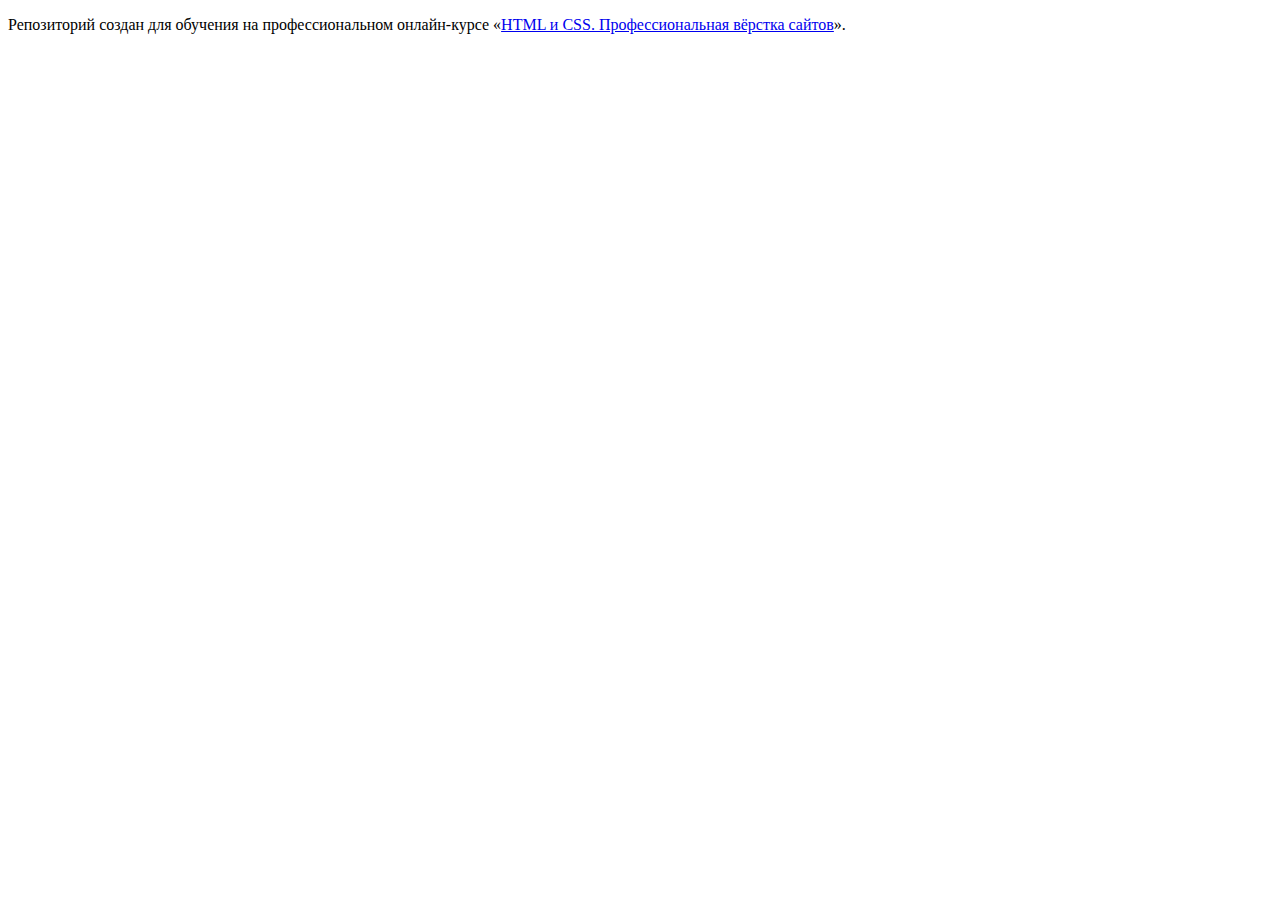
<file: index.html>
<!DOCTYPE html>
<html lang="ru">
  <head>
    <meta charset="utf-8">
    <title>HTML Academy: Седона</title>
  </head>
  <body>

    <p>Репозиторий создан для обучения на профессиональном онлайн‑курсе «<a href="https://htmlacademy.ru/intensive/htmlcss">HTML и CSS. Профессиональная вёрстка сайтов</a>».</p>

  </body>
</html>
</file>
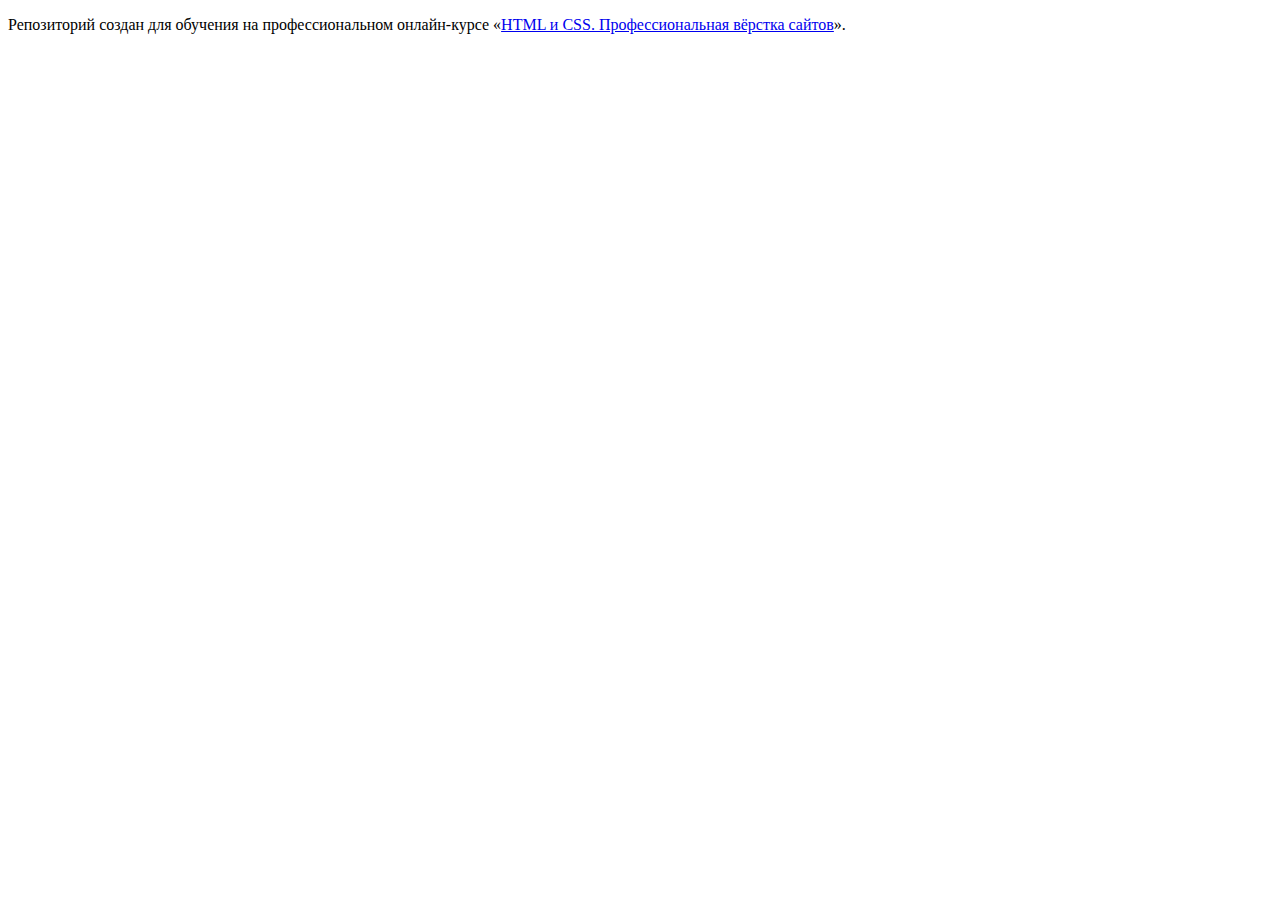
<file: 1/index.html>
<!DOCTYPE html>
<html lang="ru">
  <head>
    <meta charset="utf-8">
    <title>HTML Academy: Седона</title>
    <base href="https://htmlacademy-htmlcss.github.io/2348919-sedona-2/1/">
</head>
  <body>

    <p>Репозиторий создан для обучения на профессиональном онлайн‑курсе «<a href="https://htmlacademy.ru/intensive/htmlcss">HTML и CSS. Профессиональная вёрстка сайтов</a>».</p>

  </body>
</html>
</file>
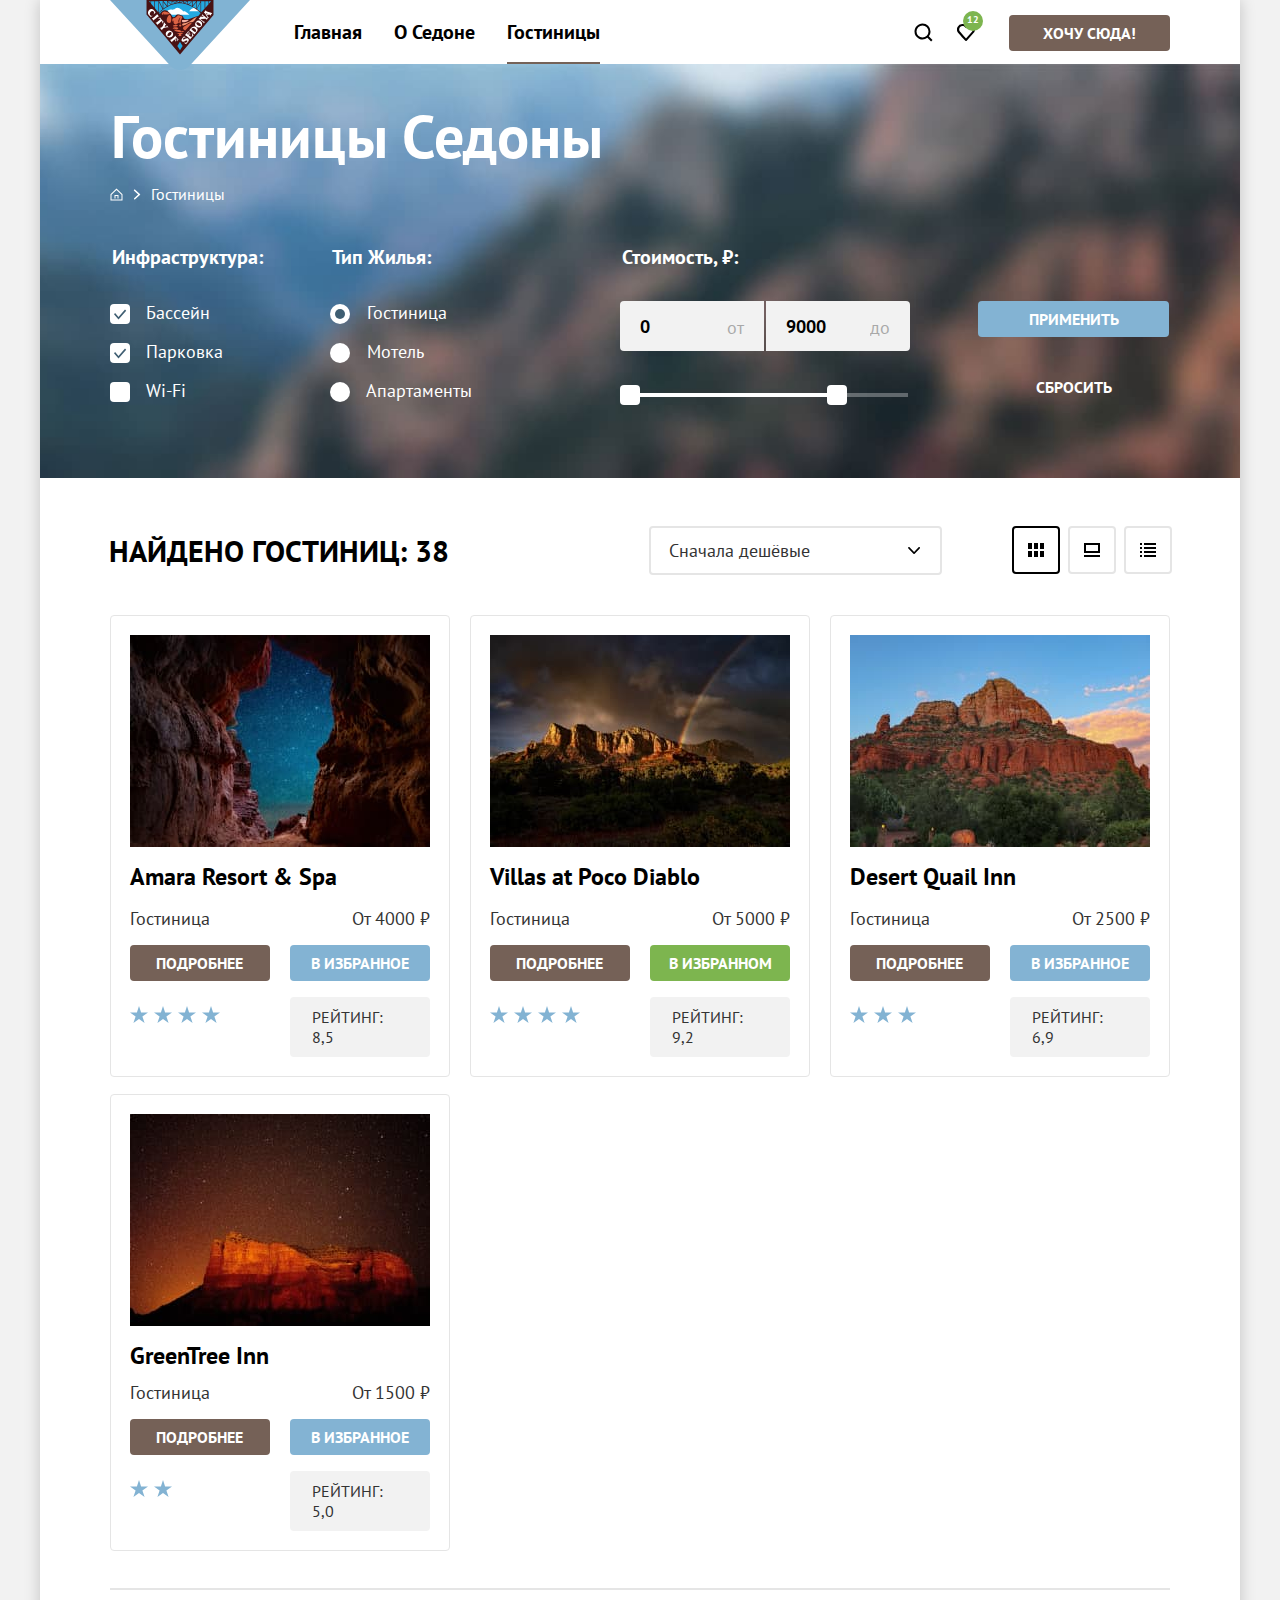
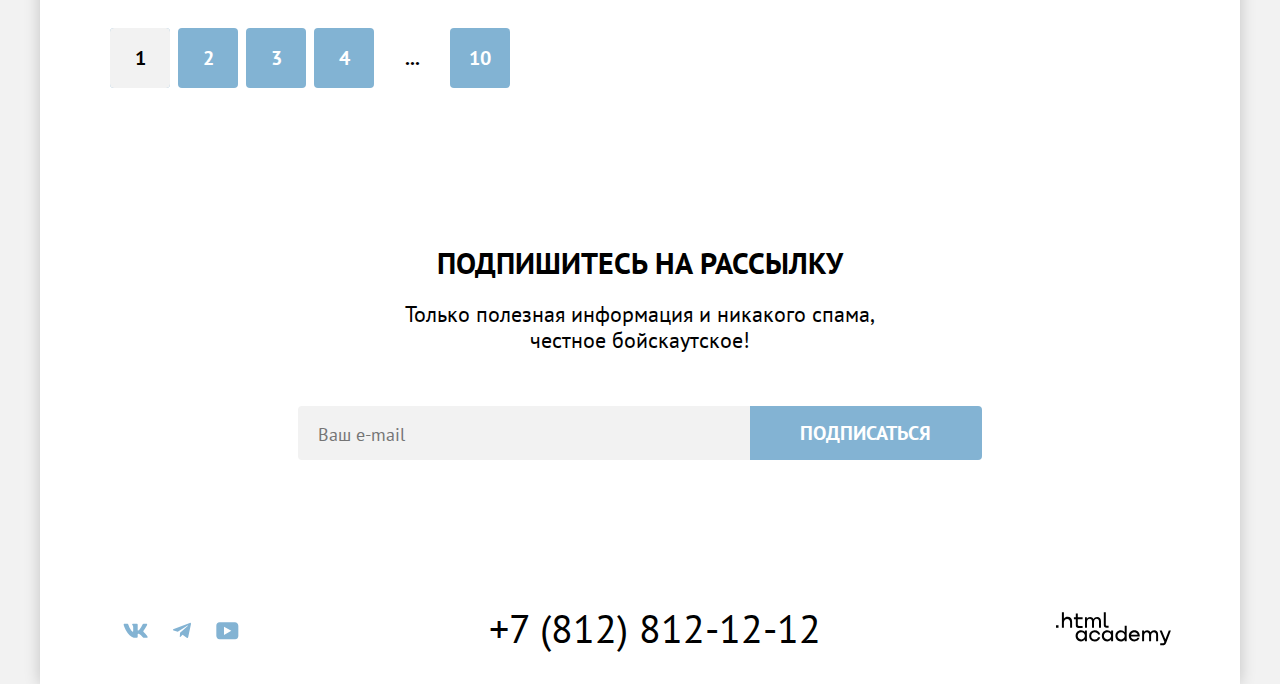
<file: catalog.html>
<!DOCTYPE html>
<html lang="ru">

  <head>
    <meta charset="utf-8">
    <title>Седона</title>
    <link rel="icon" type="image/png" sizes="32x32" href="images/favicon.png">
    <link rel="stylesheet" href="styles/styles.css">
  </head>

  <body>
    <header data-test="header" class="inner-header">
      <a class="header-logo" href="index.html">
        <img class="header-logo" src="images/logo.svg" width="140" height="70" alt="Логотип города Седона">
      </a>
      <nav class="navigation">
        <ul class="navigation-list roster">
          <li class="navigation-item">
            <a class="navigation-link links" href="index.html">Главная</a>
          </li>
          <li class="navigation-item">
            <a class="navigation-link links" href="#">О Седоне</a>
          </li>
          <li class="navigation-item link-active">
            <a class="navigation-link navigation-link-current links" title="Вы находитесь здесь">Гостиницы</a>
          </li>
        </ul>
        <ul class="navigation-user roster">
          <li class="navigation-search">
            <a class="navigation-search-link" href="#">
              <span class="visually-hidden">Поиск</span>
            </a>
          </li>
          <li class="navigation-favorite">
            <a class="navigation-favorite-link" href="#">
              <span class="visually-hidden">Избранное</span>
            </a>
            <span class="navigation-selected-counter">12</span>
          </li>
          <li class="navigation-catalog">
            <a class="navigation-catolog-link button-dark button links" href="#">Хочу сюда!</a>
          </li>
        </ul>
      </nav>
    </header>

    <main data-test="main" class="main-inner">
      <div class="inner-catalog">
        <h1 class="inner-header-title">Гостиницы Седоны</h1>
        <ul class="breadcrumbs">
          <li class="breadcrumbs-item">
            <a class="breadcrumbs-link links" href="index.html">
              <span class="visually-hidden">Главная</span>
            </a>
          </li>
          <li class="breadcrumbs-item">
            <span class="visually-hidden">Стрелка</span>
          </li>
          <li class="breadcrumbs-item">
            <a class="breadcrumbs-link links">Гостиницы</a>
          </li>
        </ul>

        <section data-test="catalog-hotels" class="catalog-hotels">
          <h2 class="visually-hidden">Список условий проживания в гостинице с фильтрами</h2>
          <form class="catalog-filter" action="https://echo.htmlacademy.ru/" method="get">
            <fieldset class="catalog-filter-group">
              <legend class="catalog-filter-title">Инфраструктура:</legend>
              <ul class="catalog-filter-list roster">
                <li class="catalog-filter-item">
                  <label class="choice">
                    <input class="choice-input" type="checkbox" name="pool" checked>
                    Бассейн
                  </label>
                </li>
                <li class="catalog-filter-item">
                  <label class="choice">
                    <input class="choice-input" type="checkbox" name="parking" checked>
                    Парковка
                  </label>
                </li>
                <li class="catalog-filter-item">
                  <label class="choice">
                    <input class="choice-input" type="checkbox" name="wifi">
                    Wi-Fi
                  </label>
                </li>
              </ul>
            </fieldset>

            <fieldset class="catalog-filter-group">
              <legend class="catalog-filter-title">Тип Жилья:</legend>
              <ul class="catalog-filter-list roster">
                <li class="catalog-filter-item">
                  <label class="choice">
                    <input class="choice-radio" type="radio" name="choosing-housing" value="input-hotel" checked>
                    Гостиница
                  </label>
                </li>
                <li class="catalog-filter-item">
                  <label class="choice">
                    <input class="choice-radio" type="radio" name="choosing-housing" value="input-motel">
                    Мотель
                  </label>
                </li>
                <li class="catalog-filter-item">
                  <label class="choice">
                    <input class="choice-radio" type="radio" name="choosing-housing" value="input-apartment">
                    Апартаменты
                  </label>
                </li>
              </ul>
            </fieldset>

            <fieldset class="catalog-filter-cost">
              <legend class="catalog-filter-caption">Стоимость, ₽:</legend>
              <div class="filter-input">
                <div class="input-wrapper">
                  <label class="filter-item-label" for="min-price">от</label>
                  <input class="filter-item-input" type="text" name="min-price" id="min-price" value="0">
                </div>
                <div class="input-wrapper">
                  <label class="filter-item-label" for="max-price">до</label>
                  <input class="filter-item-input" type="text" name="max-price" id="max-price" value="9000">
                </div>
              </div>
                <div class="ranger-controls">
                  <div class="bar">
                    <span class="visually-hidden">Диапазон цены</span>
                  </div>
                  <button class="ranger-toggle ranger-toggle-min" type="button"></button>
                  <button class="ranger-toggle ranger-toggle-max" type="button"></button>
                </div>
            </fieldset>

            <div class="button-catalog">
              <button class="catalog-filter-submit button-light button" type="submit">Применить</button>
              <button class="catalog-filter-reset button" type="reset">Сбросить</button>
            </div>
          </form>
        </section>
      </div>

      <section data-test="catalog" class="catalog">
        <div class="catalog-head">
          <h2 class="catalog-title">Найдено гостиниц:
            <span class="catalog-number">38</span>
          </h2>
          <label class="visually-hidden" for="list-filter">Сортировка по цене
          </label>
          <select class="list-filter" id="list-filter">
            <option value="low-cost" id="filter-low-cost">
              Сначала дешёвые
            </option>
            <option value="expensive" id="filter-expensive">
              Сначала дорогие
            </option>
          </select>
          <ul class="catalog-view roster">
            <li class="catalog-view-item">
              <a class="catalog-view-icons" href="catalog.html?view=tile">
                <span class="visually-hidden">Показать значками</span>
              </a>
            </li>
            <li class="catalog-view-item">
              <a class="catalog-view-one" href="catalog.html?view=card">
                <span class="visually-hidden">Показать по одному</span>
              </a>
            </li>
            <li class="catalog-view-item">
              <a class="catalog-view-list" href="catalog.html?view=list">
                <span class="visually-hidden">Показать списком</span>
              </a>
            </li>
          </ul>
        </div>

        <ul class="catalog-hotel-list roster">
          <li class="catalog-hotel-item">
            <a class="catalog-hotel-link" tabindex="-1" href="#">
              <img class="catalog-hotel-image" src="images/catalog/starry-sky.jpg" width="300" height="212" alt="Звёздное небо из пещеры">
            </a>
            <a class="catalog-hotel-link links" href="#">
              <h3 class="catalog-hotel-title">Amara Resort & Spa</h3>
            </a>
            <div class="container-catalog">
              <span class="catalog-hotel-card">Гостиница</span>
              <span class="price-card">От 4000 ₽</span>
              <a class="button-details button-dark button links" href="#">Подробнее</a>
              <button class="button-light button" type="button">В избранное</button>
                <span class="visually-hidden">Гостиница 4 звезды</span>
                <span class="stars">
                  <img src="images/catalog/star-rating.svg" width="18" height="17" alt="Звезда">
                  <img src="images/catalog/star-rating.svg" width="18" height="17" alt="Звезда">
                  <img src="images/catalog/star-rating.svg" width="18" height="17" alt="Звезда">
                  <img src="images/catalog/star-rating.svg" width="18" height="17" alt="Звезда">
                </span>
              <p class="card-rating">Рейтинг: 8,5</p>
            </div>
          </li>
          <li class="catalog-hotel-item">
            <a class="catalog-hotel-link" tabindex="-1" href="#">
              <img class="catalog-hotel-image" src="images/catalog/rainbow.jpg" width="300" height="212" alt="Радуга после дождя">
            </a>
            <a class="catalog-hotel-link links" href="#">
              <h3 class="catalog-hotel-title">Villas at Poco Diablo</h3>
            </a>
            <div class="container-catalog">
              <span class="catalog-hotel-card">Гостиница</span>
              <span class="price-card">От 5000 ₽</span>
              <a class="button-details button-dark button links" href="#">Подробнее</a>
              <button class="button-select button" type="button">В избранном</button>
                <span class="visually-hidden">Гостиница 4 звезды</span>
                <span class="stars">
                  <img src="images/catalog/star-rating.svg" width="18" height="17" alt="Звезда">
                  <img src="images/catalog/star-rating.svg" width="18" height="17" alt="Звезда">
                  <img src="images/catalog/star-rating.svg" width="18" height="17" alt="Звезда">
                  <img src="images/catalog/star-rating.svg" width="18" height="17" alt="Звезда">
                </span>
              <p class="card-rating">Рейтинг: 9,2</p>
            </div>
          </li>
          <li class="catalog-hotel-item">
            <a class="catalog-hotel-link" tabindex="-1" href="#">
              <img class="catalog-hotel-image" src="images/catalog/mountains-blue-sky.jpg" width="300" height="212" alt="Горы на фоне голубого неба">
            </a>
            <a class="catalog-hotel-link links" href="#">
              <h3 class="catalog-hotel-title">Desert Quail Inn</h3>
            </a>
            <div class="container-catalog">
              <span class="catalog-hotel-card">Гостиница</span>
              <span class="price-card">От 2500 ₽</span>
              <a class="button-details button-dark button links" href="#">Подробнее</a>
              <button class="button-light button" type="button">В избранное</button>
                <span class="visually-hidden">Гостиница 3 звезды</span>
                <span class="stars">
                  <img src="images/catalog/star-rating.svg" width="18" height="17" alt="Звезда">
                  <img src="images/catalog/star-rating.svg" width="18" height="17" alt="Звезда">
                  <img src="images/catalog/star-rating.svg" width="18" height="17" alt="Звезда">
                </span>
              <p class="card-rating">Рейтинг: 6,9</p>
            </div>
          </li>
          <li class="catalog-hotel-item">
            <a class="catalog-hotel-link" tabindex="-1" href="#">
              <img class="catalog-hotel-image" src="images/catalog/mountains-stars.jpg" width="300" height="212" alt="Горы в свете звёзд">
            </a>
            <a class="catalog-hotel-link links" href="#">
              <h3 class="catalog-hotel-title catalog-hotel">GreenTree Inn</h3>
            </a>
            <div class="container-catalog">
              <span class="catalog-hotel-card">Гостиница</span>
              <span class="price-card">От 1500 ₽</span>
              <a class="button-details button-dark button links" href="#">Подробнее</a>
              <button class="button-light button" type="button">В избранное</button>
                <span class="visually-hidden">Гостиница 2 звезды</span>
                <span class="stars">
                  <img src="images/catalog/star-rating.svg" width="18" height="17" alt="Звезда">
                  <img src="images/catalog/star-rating.svg" width="18" height="17" alt="Звезда">
                </span>
              <p class="card-rating">Рейтинг: 5,0</p>
            </div>
          </li>
        </ul>

        <nav class="pagination">
          <ol class="pagination-list roster">
            <li class="pagination-item">
              <a class="pagination-link-current links">1</a>
            </li>
            <li class="pagination-item">
              <a class="pagination-link links" href="#">2</a>
            </li>
            <li class="pagination-item">
              <a class="pagination-link links" href="#">3</a>
            </li>
            <li class="pagination-item">
              <a class="pagination-link links" href="#">4</a>
            </li>
            <li class="pagination-item">
              <span class="pagination-more">...</span>
            </li>
            <li class="pagination-item">
              <a class="pagination-link links" href="#">10</a>
            </li>
          </ol>
        </nav>
      </section>

      <section data-test="subscribe-inner" class="subscribe-inner">
        <h2 class="subscribe-title mark-headings">Подпишитесь на рассылку</h2>
        <p class="subscribe-description">Только полезная информация и никакого спама,<br>честное бойскаутское!</p>
        <form class="subscribe-form-inner" action="https://echo.htmlacademy.ru/" method="post">
          <label for="subscribe-form-email" class="visually-hidden">Укажите ваш e-mail</label>
          <input class="subscribe-input subscribe-input-inner" type="email" id="subscribe-form-email" name="subscribe-form-email" placeholder="Ваш e-mail" required>
          <button class="subscribe-button-inner button-light buton" type="submit">Подписаться</button>
        </form>
      </section>
    </main>

    <footer data-test="footer" class="page-footer">
      <ul class="footer-social-inner roster">
        <li class="footer-social-item">
          <a class="button" href="https://vk.com/htmlacademy">
            <span class="visually-hidden">ВКонтакте</span>
            <svg xmlns="http://www.w3.org/2000/svg" width="25" height="15" fill="none"><path fill="#83B3D3" fill-rule="evenodd" d="M24.12 1.8c.16-.54 0-.94-.8-.94H20.7c-.67 0-.98.34-1.15.73 0 0-1.33 3.2-3.22 5.27-.61.6-.9.8-1.23.8-.16 0-.41-.2-.41-.75v-5.1c0-.66-.19-.95-.74-.95H9.82c-.42 0-.67.3-.67.59 0 .62.95.76 1.04 2.51v3.8c0 .83-.15.98-.48.98-.9 0-3.06-3.2-4.34-6.88-.25-.72-.5-1-1.18-1H1.57c-.75 0-.9.34-.9.73 0 .68.89 4.07 4.14 8.55 2.17 3.06 5.23 4.72 8 4.72 1.68 0 1.88-.37 1.88-1v-2.32c0-.74.16-.88.7-.88.38 0 1.05.19 2.6 1.66 1.79 1.75 2.08 2.54 3.08 2.54h2.63c.75 0 1.12-.37.9-1.1-.23-.72-1.08-1.77-2.2-3.02-.62-.71-1.54-1.48-1.82-1.86-.39-.5-.28-.71 0-1.15 0 0 3.2-4.42 3.54-5.93Z" clip-rule="evenodd"/></svg>
          </a>
        </li>
        <li class="footer-social-item">
          <a class="button" href="https://t.me/htmlacademy">
            <span class="visually-hidden">Телеграм</span>
            <svg xmlns="http://www.w3.org/2000/svg" width="18" height="16" fill="none"><path fill="#83B3D3" d="M16.79.96.84 7.1c-1.09.44-1.08 1.05-.2 1.32l4.1 1.28 9.47-5.98c.44-.27.85-.13.52.17l-7.68 6.93-.28 4.22c.41 0 .6-.2.83-.41l1.99-1.94 4.13 3.06c.77.42 1.31.2 1.5-.71l2.72-12.8c.28-1.1-.43-1.61-1.16-1.28Z"/></svg>
          </a>
        </li>
        <li class="footer-social-item">
          <a class="button" href="https://www.youtube.com/user/htmlacademyru">
            <span class="visually-hidden">YouTube</span>
            <svg xmlns="http://www.w3.org/2000/svg" width="23" height="18" fill="none"><path fill="#83B3D3" d="M18.94.36H3.51C1.65.36.33 1.95.33 3.76v10.09c0 1.91 1.32 3.5 3.18 3.5h15.65c1.64 0 3.17-1.59 3.17-3.4V3.76c-.22-1.8-1.53-3.4-3.39-3.4ZM7.99 12.89V4.82l7.34 4.04-7.34 4.03Z"/></svg>
          </a>
        </li>
      </ul>
      <a class="footer-contact-inner links" href="tel:+78128121212"> +7 (812) 812-12-12</a>
      <a class="footer-link-inner" href="https://htmlacademy.ru/intensive/htmlcss">
        <span class="visually-hidden">Логотип htmlacademy</span>
          <svg xmlns="http://www.w3.org/2000/svg" width="115" height="34" fill="none"><path fill="#000" d="M0 13.26v2.6h2.5v-2.6H0ZM11.6 4.86c-1.6 0-2.8.7-3.6 1.7h-.1V.36h-2v15.5h2v-5.3c0-2.1 1.3-3.6 3.3-3.6 1.8 0 2.9 1.4 2.9 3.2v5.7h2v-6.1c.1-3-1.8-4.9-4.5-4.9ZM26.6 5.16h-4.8v-3.7h-2v3.8h-1.9v2h1.9v6c0 1.7 1 2.7 2.7 2.7h4.1v-2h-3.7c-.7 0-1.1-.4-1.1-1.1v-5.7h4.8v-2ZM41.1 4.96c-1.6 0-2.9.8-3.5 2.1h-.1c-.6-1.2-1.8-2.1-3.4-2.1-1.4 0-2.5.8-3.1 1.8h-.1v-1.6H29v10.6h2v-5.4c0-2 1-3.5 2.6-3.5 1.5 0 2.4 1 2.4 2.6v6.3h2v-5.6c0-2.4 1.4-3.3 2.6-3.3 1.5 0 2.4 1 2.4 2.6v6.3h2v-6.5c.1-2.5-1.4-4.3-3.9-4.3ZM47.8 13.06c0 1.7 1 2.7 2.8 2.7h2v-2h-1.7c-.7 0-1.1-.4-1.1-1.1V.36h-2v12.7ZM28.9 20.06c-.9-1.1-2.2-1.8-3.9-1.8-3.1 0-5.4 2.3-5.4 5.6s2.3 5.6 5.4 5.6c1.8 0 3-.8 3.8-1.9h.1v1.6h2v-10.6h-2v1.5Zm-3.6 7.4c-2.2 0-3.6-1.6-3.6-3.6s1.4-3.6 3.6-3.6 3.6 1.6 3.6 3.6c0 1.9-1.4 3.6-3.6 3.6ZM44.2 22.36c-.5-2.4-2.6-4.1-5.4-4.1a5.4 5.4 0 0 0-5.6 5.6c0 3.1 2.2 5.6 5.6 5.6 2.8 0 4.9-1.8 5.4-4.2h-2.1a3.4 3.4 0 0 1-3.3 2.3c-2.2 0-3.6-1.6-3.6-3.6s1.4-3.6 3.6-3.6c1.6 0 2.8 1 3.3 2.2h2.1v-.2ZM55.1 20.06c-.9-1.1-2.2-1.8-3.9-1.8-3.1 0-5.4 2.3-5.4 5.6s2.3 5.6 5.4 5.6c1.8 0 3-.8 3.8-1.9h.1v1.6h2v-10.6h-2v1.5Zm-3.6 7.4c-2.2 0-3.6-1.6-3.6-3.6s1.4-3.6 3.6-3.6 3.6 1.6 3.6 3.6c0 1.9-1.5 3.6-3.6 3.6ZM68.7 20.16c-.9-1.1-2.2-1.9-3.9-1.9-3.1 0-5.4 2.3-5.4 5.6s2.2 5.6 5.4 5.6c1.7 0 3-.8 3.8-1.8h.1v1.5h2v-15.4h-2v6.4Zm-3.6 7.3c-2.2 0-3.6-1.6-3.6-3.6s1.4-3.6 3.6-3.6 3.6 1.6 3.6 3.6c-.1 2-1.5 3.6-3.6 3.6ZM78.3 18.26c-3.3 0-5.5 2.5-5.5 5.6 0 3 2.1 5.6 5.5 5.6 2.5 0 4.5-1.3 5.2-3.6h-2.1c-.5 1-1.6 1.6-3 1.6-1.9 0-3.3-1.3-3.4-2.9h8.8c.2-3.6-2-6.3-5.5-6.3Zm0 1.9c1.7 0 3 1 3.3 2.6h-6.5c.3-1.5 1.5-2.6 3.2-2.6ZM98.2 18.26c-1.6 0-2.9.8-3.6 2h-.1c-.6-1.2-1.8-2-3.4-2-1.4 0-2.5.7-3.1 1.8v-1.5h-1.9v10.6h2v-5.4c0-2 1-3.4 2.6-3.5 1.5 0 2.4 1 2.4 2.6v6.3h2v-5.6c0-2.4 1.4-3.3 2.6-3.3 1.5 0 2.4 1 2.4 2.6v6.3h2v-6.5c.1-2.6-1.4-4.4-3.9-4.4ZM109.4 27.36l-3.6-8.9h-2.2l4.8 11.6c-.3.9-.7 1.2-1.7 1.2h-2.5v2h2.5c1.8 0 2.8-.8 3.5-2.6l4.7-12.2h-2.1l-3.4 8.9Z"/></svg>
        </a>
    </footer>
  </body>

</html>
</file>
<file: styles/styles.css>
@font-face {
  font-family: "PT Sans";
  font-weight: 400;
  font-style: normal;
  src: url("../fonts/ptsans-400.woff2") format("woff2");
  font-display: swap;
}

@font-face {
  font-family: "PT Sans";
  font-weight: 700;
  font-style: normal;
  src: url("../fonts/ptsans-700.woff2") format("woff2");
  font-display: swap;
}

/* Главная страница */

html {
  height: 100%;
}

body {
  font-family: "PT Sans", sans-serif;
  font-style: normal;
  font-weight: 700;
  margin: 0 auto;
  width: 1200px;
  color: #000000;
  background-color: #f2f2f2;
  box-shadow: 0 0 15px rgba(0, 0, 0, 0.20);
}

.main-index,
.main-inner {
  text-align: center;
  background-color: #ffffff;
}

.visually-hidden {
  position: absolute;
  width: 1px;
  height: 1px;
  margin: -1px;
  padding: 0;
  overflow: hidden;
  clip: rect(0, 0, 0, 0);
  border: 0;
}

.button {
  font-family: inherit;
  font-style: inherit;
  font-weight: 700;
  font-size: 16px;
  line-height: 20px;
  color: #ffffff;
  border: none;
  border-radius: 4px;
  box-sizing: border-box;
  text-transform: uppercase;
  cursor: pointer;
}

.button-dark {
  background-color: #756157;
}

.button-dark:hover {
  background-color: #615048;
}

.button-dark:active {
  color: rgba(255, 255, 255, 0.3);
  background-color: #756157;
}

.button-light {
  background-color: #83b3d3;
  padding: 8px 8px;
}

.button-light:hover {
  background-color: #68a2ca;
}

.button-light:active {
  color: rgba(255, 255, 255, 0.3);
  background-color: #68a2ca;
}

.links {
  text-decoration: none;
}

.roster {
  padding-left: 0;
  list-style: none;
}

.page-header,
.inner-header {
  display: grid;
  grid-template-columns: auto 2fr auto;
  margin: 0 auto;
  font-size: 20px;
  line-height: 24px;
  background-color: #ffffff;
}

.header-logo {
  display: block;
  margin-left: 35px;
  margin-bottom: -6px;
}

.navigation {
  display: flex;
  flex-wrap: wrap;
  justify-content: space-between;
}

.navigation-list {
  display: flex;
  flex-wrap: wrap;
  padding: 0;
  margin: 0 0 0 28px;
  max-width: 550px;
}

.navigation-item {
  position: relative;
}

.navigation-item.link-active .navigation-link::after {
  background-color: #756257;
}

.navigation-link {
  display: block;
  padding: 20px 16px;
  color: #000000;
  text-decoration: none;
  position: relative;
}

.navigation-link:hover {
  color: #3f5e72;
}

.navigation-link:active {
  outline: solid 2px #68a2c2;
}

.navigation-link::after {
  content: "";
  display: block;
  width: calc(100% - 32px);
  height: 2px;
  background-color: transparent;
  position: absolute;
  bottom: 0;
  transition: all 0.3s ease-in;
}

.navigation-user {
  display: flex;
  flex-wrap: wrap;
  justify-content: center;
  align-content: first baseline;
  margin: 0;
}

.navigation-search-link {
  display: block;
  padding: 22px 10px;
  width: 20px;
  height: 20px;
  background: url("../images/search-link.svg") no-repeat center center;
}

.navigation-favorite-link {
  display: block;
  padding: 22px 13px;
  width: 20px;
  height: 20px;
  background: url("../images/favorite-link.svg") no-repeat center center;
}

.navigation-selected-counter {
  position: absolute;
  top: 11px;
  font-size: 10px;
  line-height: 18px;
  text-align: center;
  margin-left: 20px;
  width: 20px;
  height: 20px;
  color: #ffffff;
  background: #7db54f;
  border-radius: 10px;
}

.navigation-catalog {
  margin: 0 70px 0 20px;
  align-content: center;
}

.navigation-catolog-link {
  padding: 8px 34px;
}

.welcome {
  display: flex;
  justify-content: center;
  padding: 50px 0 83px;
  background-color: #3f5e72;
  background-image: url("../images/divider.svg"), url("../images/mountains-background.jpg");
  background-size: 100%, cover;
  background-repeat: no-repeat;
  background-position: center bottom, center;
}

.welcome-title {
  width: 627px;
  padding: 0;
}

.mark-headings {
  font-size: 30px;
  line-height: 36px;
  margin-bottom: 25px;
  text-transform: uppercase;
}

.welcome-description {
  font-weight: 400;
  font-size: 22px;
  line-height: 26px;
  margin: 0 0 69px 0;
  padding: 0;
  color: #333333;
}

.color-description {
  font-weight: 400;
  font-size: 22px;
  line-height: 26px;
  color: #333333;
}

.advantages {
  display: flex;
  flex-direction: column;
  align-items: center;
  padding-top: 39px;
}

.advantages-list {
  display: flex;
  flex-wrap: wrap;
  margin: 21px 0 0;
}

.advantages-item {
  display: flex;
  flex-direction: column;
  width: 400px;
  padding: 110.5px 79px;
  min-height: 385px;
  box-sizing: border-box;
  background-color: #82b3d3;
}

.advantages-item:nth-child(4) .advantages-title {
  padding-left: 40px;
  padding-right: 40px;
}

.advantages-item:first-of-type,
.advantages-item:last-of-type {
  display: flex;
  flex-direction: row;
  width: 1200px;
  min-height: 280px;
  padding: 0;
}

.advantages-item:first-of-type .advantages-title::after,
.advantages-item:last-of-type .advantages-title::after {
  background-color: rgba(255, 255, 255, 0.3);
}

.advantages-item-city {
  display: flex;
  flex-direction: column;
  color: #ffffff;
  background-color: #82b3d3;
  width: 400px;
  padding: 100px 77px;
}

.advantages-title {
  display: flex;
  font-size: 24px;
  line-height: 28px;
  margin: 0 0 51px 0;
  position: relative;
  text-transform: uppercase;
  justify-content: center;
}

.advantages-title::after {
  content: "";
  display: block;
  height: 2px;
  width: 60px;
  position: absolute;
  bottom: -31px;
  background-color: rgba(0, 0, 0, 0.3);
}

.advantages-description {
  font-weight: 400;
  font-size: 18px;
  line-height: 21px;
  margin: 14px 6px 0 8px;
}

.advantages-text {
  margin: 10px 2px 0 4px;
}

.advantages-light {
  background-color: #83b3d31f;
}

.advantages-dark {
  color: #000000;
  background-color: #83b3d333;
  padding: 113.5px 79px;
}

.advices-title {
  margin-top: 63px;
}

.advices-description {
  font-weight: 400;
  font-size: 22px;
  line-height: 26px;
  margin-top: -5px;
  margin-bottom: 64px;
  color: #333333;
}

.advices-list {
  display: flex;
  flex-wrap: wrap;
}

.advices-item {
  display: flex;
  justify-content: center;
  flex-direction: column;
  box-sizing:border-box;
  width: 400px;
  min-height: 385px;
  padding: 96px 82px 20px 86px;
}

.advices-title-item {
  position: relative;
  font-size: 24px;
  line-height: 28px;
  margin-right: 6px;
  text-transform: uppercase;
}

.advices-title-item::before {
  content: "";
  display: block;
  position: absolute;
  width: 75px;
  height: 72px;
  top: -100px;
  left: 76px;
}

.advices-description-item {
  font-weight: 400;
  font-size: 18px;
  line-height: 21px;
  margin: 5px 0 -2px -6px;
}

.advices-house::before {
  background-repeat: no-repeat;
  background-image: url("../images/advices-house.svg");
}

.advices-burger::before {
  background-repeat: no-repeat;
  background-image: url("../images/advices-burger.svg");
}

.advices-gift::before {
  background-repeat: no-repeat;
  background-image: url("../images/advices-gift.svg");
  height: 76px;
}

.search {
  padding-bottom: 96px;
}

.search-title {
  margin-top: 97px;
  margin-right: -2px;
}

.search-link {
  margin: 0 411px 0 412px;
  padding: 10px 46px;
  display: block;
  font-size: 20px;
  line-height: 36px;
  text-transform: uppercase;
}

.subscribe {
  padding: 70px 0 100px;
  color: #ffffff;
  background-image: url("../images/index-background.jpg");
  background-color: #3f5e72;
  background-size: 100% auto;
  background-repeat: no-repeat;
}

.subscribe-title {
  margin-bottom: 20px;
}

.search-description {
  color: #333333;
}

.search-description,
.subscribe-description {
  font-weight: 400;
  font-size: 22px;
  line-height: 26px;
  margin: -5px -1px 50px 0;
}

.subscribe-description {
  margin: 0;
}

.subscribe-form {
  display: flex;
  margin: 54px 0 0 258px;
  width: 684px;
  height: 54px;
}

.subscribe-input {
  font-family: "PT Sans", sans-serif;
  font-weight: 400;
  font-size: 18px;
  width: 430px;
  height: 50px;
  padding-top: 0;
  padding-left: 20px;
  border: none;
  border-radius: 4px 0 0 4px;
  outline: none;
}

.subscribe-button {
  font-weight: 700;
  font-size: 20px;
  line-height: 36px;
  color: #ffffff;
  height: 51px;
  padding: 8px 50px;
  border: none;
  border-radius: 0 4px 4px 0;
  text-transform: uppercase;
}

.page-footer {
  display: flex;
  flex-wrap: wrap;
  justify-content: space-between;
  align-items: center;
  margin: 0 auto;
  padding-bottom: 20px;
  max-width: 1200px;
  min-height: 100px;
  text-align: center;
  background-color: #ffffff;
}

.footer-social-list {
  display: flex;
  flex-wrap: wrap;
  gap: 25px;
  margin: 57px 0 20px 83px;
}

.footer-social-list:hover path {
  fill:#68a2ca;
}

.footer-social-list:active path {
  fill: rgba(104, 162, 202, 0.3);
}

.footer-social-item {
  max-width: 48px;
  max-height: 40px;
}

.footer-contact-phone,
.footer-contact-inner {
  font-weight: 400;
  font-size: 40px;
  line-height: 40px;
  margin-left: 79px;
  padding-top: 36px;
  text-decoration: none;
  color: #000000;
}

.footer-contact-phone:hover {
  color: #756157;
}

.footer-contact-phone:active {
  color: rgba(117, 97, 87, 0.3);
}

.footer-link {
  margin: 34px 69px -6px;
}

.footer-link:hover path {
  fill: #756157;
}

.footer-link:active path {
  fill: rgba(117, 97, 87, 0.3);
  outline: none;
}

/* Модальное окно */
.modal-overflow.modal-overflow-open {
  display: block;
}

.modal-overflow {
  position: fixed;
  top: 0;
  right: 0;
  bottom: 0;
  left: 0;
  background-color: rgba(242, 242, 242, 0.8);
  z-index: 1;
  display: none;
}

.modal {
  position: fixed;
  top: 50%;
  left: 50%;
  transform: translate(-50%,-50%);
  max-width: 717px;
  max-height: 576px;
  margin: auto;
  padding: 64px 70px;
  border: none;
  border-radius: 30px;
  background-color: #ffffff;
  box-sizing: border-box;
  box-shadow: 0 25px 50px 0 rgba(0, 0, 0, 0.15);
  z-index: 2;
}

.modal-close {
  position: absolute;
  top: 62px;
  right: 52px;
  width: 52px;
  height: 52px;
  padding: 0;
  border: none;
  border-radius: 50px;
  background: url("../images/close.svg") no-repeat center;
  background-size: 16px 16px;
  background-color: #f2f2f2;
  cursor: pointer;
}

.modal-close:hover {
  background-color: #e5e5e5;
}

.modal-close:focus {
  background-color: #e5e5e5;
  outline: solid 3px #68a2c2;
}

.modal-title {
  margin: 0;
}

.modal-top-line {
  border: none;
  padding: 0;
  margin: 62px 0 54px 0;
}

.modal-content {
  display: flex;
  flex-wrap: wrap;
  row-gap: 23px;
  padding: 0;
  margin: 0 0 -7px 0;
  list-style: none;
}

.modal-label {
  font-size: 20px;
  line-height: 24px;
  text-align: center;
  margin: 0 20px 0 0;
}

.modal-date {
  margin: 0 15px 0 0;
}

.modal-field {
  width: 439px;
  height: 48px;
  font-family: inherit;
  font-weight: 700;
  font-size: 18px;
  line-height: 24px;
  padding: 0 20px;
  border: none;
  border-radius: 4px;
  box-sizing: border-box;
  background-color: #f2f2f2;
  background-image: url("../images/date.svg");
  background-repeat: no-repeat;
  background-position: right 20px center;
}

.modal-field:hover {
  outline: solid 3px #68a2c2;
}

.modal-message {
  display: block;
  font-weight: 400;
  font-size: 16px;
  line-height: 21px;
  margin-top: 4px;
  margin-left: 156px;
}

.modal-error {
  color: #ff5757;
}

.modal-group-adult {
  margin-right: 70px;
}

.modal-group-adult,
.modal-group-children {
  display: flex;
  align-items: center;
  justify-content: space-between;
}

.modal-group-button {
  width: 111px;
  display: flex;
  margin-left: 53px;
  align-items: center;
  border-radius: 4px;
  background-color: #f2f2f2;
}

.modal-adult {
  margin-left: 46px;
}

.modal-label-adult,
.modal-label-children {
  font-size: 20px;
  line-height: 24px;
  text-align: center;
  margin: -4px 0 0 0;
}

.modal-label-children {
  margin-left: 17px;
}

.modal-button {
  width: 40px;
  height: 48px;
  position: relative;
  top: 0;
  left: -2px;
  border: none;
  border-radius: 4px;
  background-color: #f2f2f2;
}

.modal-button:hover,
.modal-button:focus {
  outline: solid 2px #68a2c2;
}

.modal-button-more {
  position: relative;
  top: 0;
  right: 1px;
}

.modal-button:hover svg {
  fill: #000000;
}

.modal-button:focus svg {
  outline: solid 3px #82b3d3;
}

.modal-group-count {
  font-family: inherit;
  font-weight: 700;
  font-size: 18px;
  line-height: 20px;
  width: 31px;
  margin: 0 auto;
  padding: 12px 0 12px;
  text-align: center;
  border: none;
  background-color: #f2f2f2;
}

.modal-group-label {
  margin-right: 32px;
  max-width: 45px;
}

.modal-tooltip {
  width: 26px;
  height: 26px;
  position: absolute;
  margin-left: 62px;
  display: block;
}

.modal-tooltip-button {
  width: 26px;
  height: 26px;
  display: block;
  margin: 0 0 0 13px;
  font-size: 20px;
  color: #ffffff;
  text-align: center;
  border: none;
  border-radius: 50px;
  background-color: #83b3d3;
  cursor: pointer;
}

.modal-tooltip-text {
  width: 256px;
  height: 143px;
  left: -97px;
  font-weight: 400;
  font-size: 16px;
  line-height: 20px;
  color: #ffffff;
  margin: 13px 0 0 -4px;
  padding: 22px 7px 9px 21px;
  position: absolute;
  z-index: 3;
  border-radius: 10px;
  box-sizing: border-box;
  background-color: #333333;
  display: none;
}

.modal-tooltip-button:hover + .modal-tooltip-text,
.modal-tooltip-button:focus + .modal-tooltip-text {
  display: block;
}

.modal-tooltip-text:before {
  content: "";
  width: 19px;
  height: 12px;
  position: absolute;
  top: -9px;
  left: -4px;
  right:0;
  margin-left: auto;
  margin-right: auto;
  background-image: url("../images/pointer-modal.svg");
}

.modal-submit {
  font-size: 20px;
  line-height: 24px;
  width: 574px;
  height: 61px;
  border-radius: 8px;
}

.modal-submit:hover {
  background-color: #68a2c2;
}

/* Страница каталога */

.main-inner {
  margin: 0 auto;
  max-width: 1200px;
  font-weight: 400;
  color: #000000;
}

.inner-catalog {
  display: grid;
  grid-template-columns: 1fr 1fr 1fr;
  grid-template-areas:
    "header header header"
    "breadcrumbs breadcrumbs breadcrumbs"
    "filter filter filter";
  padding: 30px 70px 60px 65px;
  gap: 7px;
  color: #ffffff;
  background-image: url("../images/catalog/mountains-inner.jpg");
  background-color: #3f5e72;
  background-size: cover, cover;
  background-repeat: no-repeat;
  background-position: center;
}

.inner-header-title {
  grid-area: header;
  font-weight: 700;
  font-size: 60px;
  line-height: 78px;
  text-align: left;
  margin: 3px 8px 0 6px;
}

.breadcrumbs {
  display: flex;
  grid-area: breadcrumbs;
  margin: 2px 0 0 5px;
  padding: 0;
  gap: 10px;
  align-items: center;
  list-style: none;
}

.breadcrumbs-item {
  font-size: 16px;
  line-height: 21px;
}

.breadcrumbs-item:nth-child(1) {
  display: inline-block;
  width: 13px;
  height: 15px;
  background-image: url("../images/catalog/house.svg");
  background-repeat: no-repeat;
  background-position: center;
}

.breadcrumbs-item:nth-child(2) {
  display: inline-block;
  width: 8px;
  height: 20px;
  background-image: url("../images/catalog/arrow.svg");
  background-repeat: no-repeat;
  background-position: center;
}

.breadcrumbs-item:hover:nth-child(3) {
  color: rgba(255, 255, 255, 0.3);
}

.breadcrumbs-link {
  display: block;
  width: 13px;
  height: 20px;
}

.catalog-hotels {
  font-weight: 400;
  font-size: 18px;
  line-height: 23px;
  margin: 0 0 0 4px;
}

.catalog-filter {
  display: grid;
  grid-area: filter;
  grid-template-columns: 150px 150px calc(288px + 70px) 181px;
  gap: 70px;
  margin-top: 34px;
  margin-left: 10px;
  padding: 0;
  border-radius: 5px;
}

.catalog-filter-group {
  display: flex;
  grid-column: span 1;
  margin: 0 -9px;
  padding: 0;
  border: none;
}

.catalog-filter-title {
  margin: 0;
  padding-bottom: 32px;
  font-weight: 700;
  font-size: 20px;
  line-height: 24px;
  text-align: left;
}

.catalog-filter-list {
  margin: 0;
  padding: 0;
  list-style: none;
}

.catalog-filter-item {
  text-align: left;
}

.catalog-filter-item {
  margin: 0 0 16px 0;
}

.choice-input {
  position: relative;
  appearance: none;
  width: 20px;
  height: 20px;
  margin: 0 11px -5px 0;
  border-radius: 4px;
  background-color: #ffffff;
  cursor: pointer;
}

.choice-input::after {
  content: "";
  display: block;
  position: absolute;
  width: 24px;
  height: 20px;
  font-size: 30px;
}

.choice-input:checked.choice-input::after {
  background-image: url("../images/catalog/tick.svg");
  background-position: 4px;
  background-repeat: no-repeat;
}

.choice-input:focus {
  outline: solid 2px #83b3d3;
}

.choice-input:active {
  background-color: rgba(255, 255, 255, 0.3);
}

.choice-radio {
  appearance: none;
  display: inline-grid;
  align-items: center;
  justify-content: center;
  width: 20px;
  height: 20px;
  margin: 0 12px 0 0;
  border-radius: 50px;
  background-color: #ffffff;
  cursor: pointer;
}

.choice-radio:checked.choice-radio::after {
  background-color: #3f5e72;
}

.choice-radio::after {
  content: "";
  display: block;
  width: 10px;
  height: 10px;
  border-radius: 50%;
}

.choice-radio:focus {
  outline: solid 2px #83b3d3;
}

.choice-radio:active{
  background-color: rgba(255, 255, 255, 0.3);
}

.catalog-filter-cost {
  grid-column: span 1;
  margin-left: 61px;
  padding: 0;
  border: none;
  border-radius: 5px;
}

.catalog-filter-caption {
  text-align: left;
  font-weight: 700;
  font-size: 20px;
  line-height: 24px;
  padding-bottom: 32px;
}

.filter-input {
  display: flex;
  margin-bottom: 42px;
  gap: 2px;
}

.input-wrapper {
  position: relative;
}

.input-wrapper:nth-child(1) .filter-item-input {
  border-radius: 4px 0 0 4px;
}

.input-wrapper:nth-child(2) .filter-item-input {
  border-radius: 0 4px 4px 0;
}

.filter-item-label {
  position: absolute;
  right: 20px;
  bottom: 12px;
  color: #000000;
  opacity: 0.30;
}

.filter-item-input {
  width: 122px;
  height: 48px;
  padding-left: 20px;
  font-family: "PT Sans", sans-serif;
  font-weight: 700;
  font-size: 18px;
  line-height: 24px;
  text-align: left;
  border: none;
  outline: none;
  background-color: #f2f2f2;
}

.filter-item-input:focus {
  outline: solid 2px #83b3d3;
}

.ranger-controls {
  position: relative;
  width: 288px;
  height: 4px;
  background-color: rgba(255, 255, 255, 0.3);
  text-transform: uppercase;
}

.ranger-controls .bar {
  width: 220px;
  height: 4px;
  background-color: #ffffff;
}

.ranger-toggle {
  position: absolute;
  top: -8px;
  width: 20px;
  height: 20px;
  background: #ffffff;
  border: none;
  border-radius: 4px;
  cursor: pointer;
}

.ranger-toggle:focus {
  outline: solid 3px #68a2ca;
}

.ranger-toggle:active {
  outline: solid 2px #68a2ca;
}

.ranger-toggle-min {
  left: 0;
}

.ranger-toggle-max {
  left: 72%;
}

.button-catalog {
  display: flex;
  flex-direction: column;
  margin-left: -9px;
  padding-top: 56px;
  gap: 32px;
  grid-column: span 1;
}

.catalog-filter-submit,
.catalog-filter-reset {
  width: 191px;
  height: 36px;
  padding: 8px 50px;
}

.catalog-filter-reset {
  border: medium none;
  background-color: transparent;
}

.catalog-filter-reset:focus {
  outline: solid 1px #83b3d3;
}

.catalog-filter-reset:active {
  color: rgba(255, 255, 255, 0.3);
}

.catalog-head {
  display: flex;
  flex-wrap: wrap;
  justify-content: center;
  margin-bottom: 18px;
}

.catalog-title {
  font-weight: 700;
  font-size: 30px;
  line-height: 36px;
  margin: 55px 200px 9px 0;
  text-transform: uppercase;
  max-width: 350px;
}

.list-filter {
  font-family: inherit;
  font-size: 18px;
  line-height: 21px;
  color: #333333;
  width: 293px;
  height: 49px;
  margin: 48px 70px 0 0;
  padding: 0 18px;
  border: 2px solid #e5e5e5;
  border-radius: 4px;
  border-color: #e5e5e5;
  appearance: none;
  background-image: url("../images/catalog/down-arrow.svg");
  background-color: #ffffff;
  background-repeat: no-repeat;
  background-position: right 20px center;
  outline: none;
}

.list-filter:hover {
  outline: solid 1px #68a2ca
}

.list-filter:focus {
  outline: solid 1px #68a2ca
}

.catalog-view {
  display: flex;
  flex-wrap: wrap;
  margin-top: 48px;
  gap: 8px;
  max-width: 215px;
}

.catalog-view-item {
 box-sizing: border-box;
 width: 48px;
 height: 48px;
 border: solid 2px #e5e5e5;
 border-radius: 4px;
}

.catalog-view-item:hover {
  border: solid 2px #000000;
 }

 .catalog-view-item:active {
  border: solid 2px #68a2ca;
 }

.catalog-view-item:nth-of-type(1) {
  border-color: #000000;
}

.catalog-view-icons {
  display: block;
  width: 100%;
  height: 100%;
  background: url("../images/catalog/button-icons.svg") no-repeat center center;
}

.catalog-view-one {
  display: block;
  width: 100%;
  height: 100%;
  background: url("../images/catalog/button-one.svg") no-repeat center center;
}

.catalog-view-list {
  display: block;
  width: 100%;
  height: 100%;
  background: url("../images/catalog/button-list.svg") no-repeat center center;
}

.catalog-hotel-list {
  display: grid;
  grid-template-columns: repeat(3, 340px);
  gap: 17px 20px;
  margin: 25px 70px 60px;
  list-style: none;
}

.catalog-hotel-item {
  display: flex;
  flex-direction: column;
  text-align: start;
  box-sizing: border-box;
  border: 1px solid #e5e5e5;
  border-radius: 4px;
  padding: 19px;
  min-width: 340px;
  min-height: 439px;
}

.catalog-hotel-title {
  font-weight: 700;
  font-size: 24px;
  line-height: 28px;
  margin: 11px 0 17px 0;
  color: #000000;
}

.catalog-hotel-title:last-child {
  margin-top: 12px;
}

.catalog-hotel {
  margin: 12px 0 12px 0;
}

.container-catalog {
  display: grid;
  grid-template-columns: repeat(2, 140px);
  gap: 16px 20px;
  align-items: start;
}

.container-catalog:nth-last-child(4) {
  gap: 17px 20px;
}

.catalog-hotel-card {
  text-align: start;
}

.catalog-hotel-card,
.price-card {
  font-size: 18px;
  line-height: 21px;
  color: #333333;
}

.price-card {
  text-align: end;
}

.button-details {
  display: block;
  padding: 8px 26px;
}

.button-select {
  font-size: 16px;
  line-height: 20px;
  padding: 8px 3px;
  background-color: #7db54f;
}

.button-select:hover {
  background-color: #6c9e42;
}

.button-select:active {
  color: rgba(255, 255, 255, 0.3);
  background-color: #7db54f;
}

.stars {
  display: flex;
  flex-wrap: wrap;
  flex-direction: row;
  gap: 6px;
  margin-top: 9px;
}

.card-rating {
  font-size: 16px;
  line-height: 20px;
  padding: 10px 22px;
  margin: 0;
  border-radius: 4px;
  color: #333333;
  background-color: #f2f2f2;
  text-transform: uppercase;
}

.pagination {
  display: flex;
  flex-wrap: wrap;
  position: relative;
  margin: -8px 0 178px 0;
  padding: 0;
  max-height: 64px;
}

.pagination::after {
  content: "";
  display: block;
  position: absolute;
  height: 2px;
  width: 1060px;
  top: -15px;
  left: 70px;
  background-color: #e5e5e5;
}

.pagination-list {
  display: flex;
  flex-wrap: wrap;
  margin-top: 15px;
  margin-left: 70px;
  padding: 0;
}

.pagination-item {
  font-weight: 700;
  font-size: 20px;
  line-height: 36px;
  margin: 10px 8px 0 0;
  color: #ffffff;
  background-color: #82b3d3;
  border-radius: 4px;
}

.pagination-link,
.pagination-link-current,
.pagination-more {
  display: block;
  box-sizing: border-box;
  min-width: 60px;
  max-width: 120px;
  padding: 12px 13px;
}

.pagination-link-current,
.pagination-more {
  color: #000000;
  background-color: #ffffff;
}

.pagination-link-current {
  background-color: #f2f2f2;
  border-radius: 4px;
}

.pagination-link {
  color: #ffffff;
}

.pagination-link:hover {
  background-color: #68a2c2;
  border-color:#82b3d3;
  border-radius: 4px;
}

.pagination-link:active {
  color: rgba(255, 255, 255, 0.3);
  background-color: #82b3d3;
}

.subscribe-inner {
  padding: 0 0 104px;
  color: #000000;
}

.subscribe-input-inner {
  background-color: #f2f2f2;
  height: 50px;
  padding-top: 3px;
}

.subscribe-form-inner {
  display: flex;
  margin: 53px 0 0 258px;
  height: 54px;
}

.subscribe-button-inner {
  font-family: inherit;
  font-weight: 700;
  font-size: 20px;
  line-height: 36px;
  color: #ffffff;
  height: 54px;
  width: 232px;
  padding: 5px 27px 5px 25px;
  border: none;
  border-radius: 0 4px 4px 0;
  text-transform: uppercase;
}

.footer-social-inner {
  display: flex;
  flex-wrap: wrap;
  gap: 25px;
  margin: 57px 0 20px 83px;
}

.footer-contact-inner {
  margin-left: 83px;
  padding-top: 28px;
}

.footer-link-inner {
  margin: 34px 69px 0;
}
</file>
